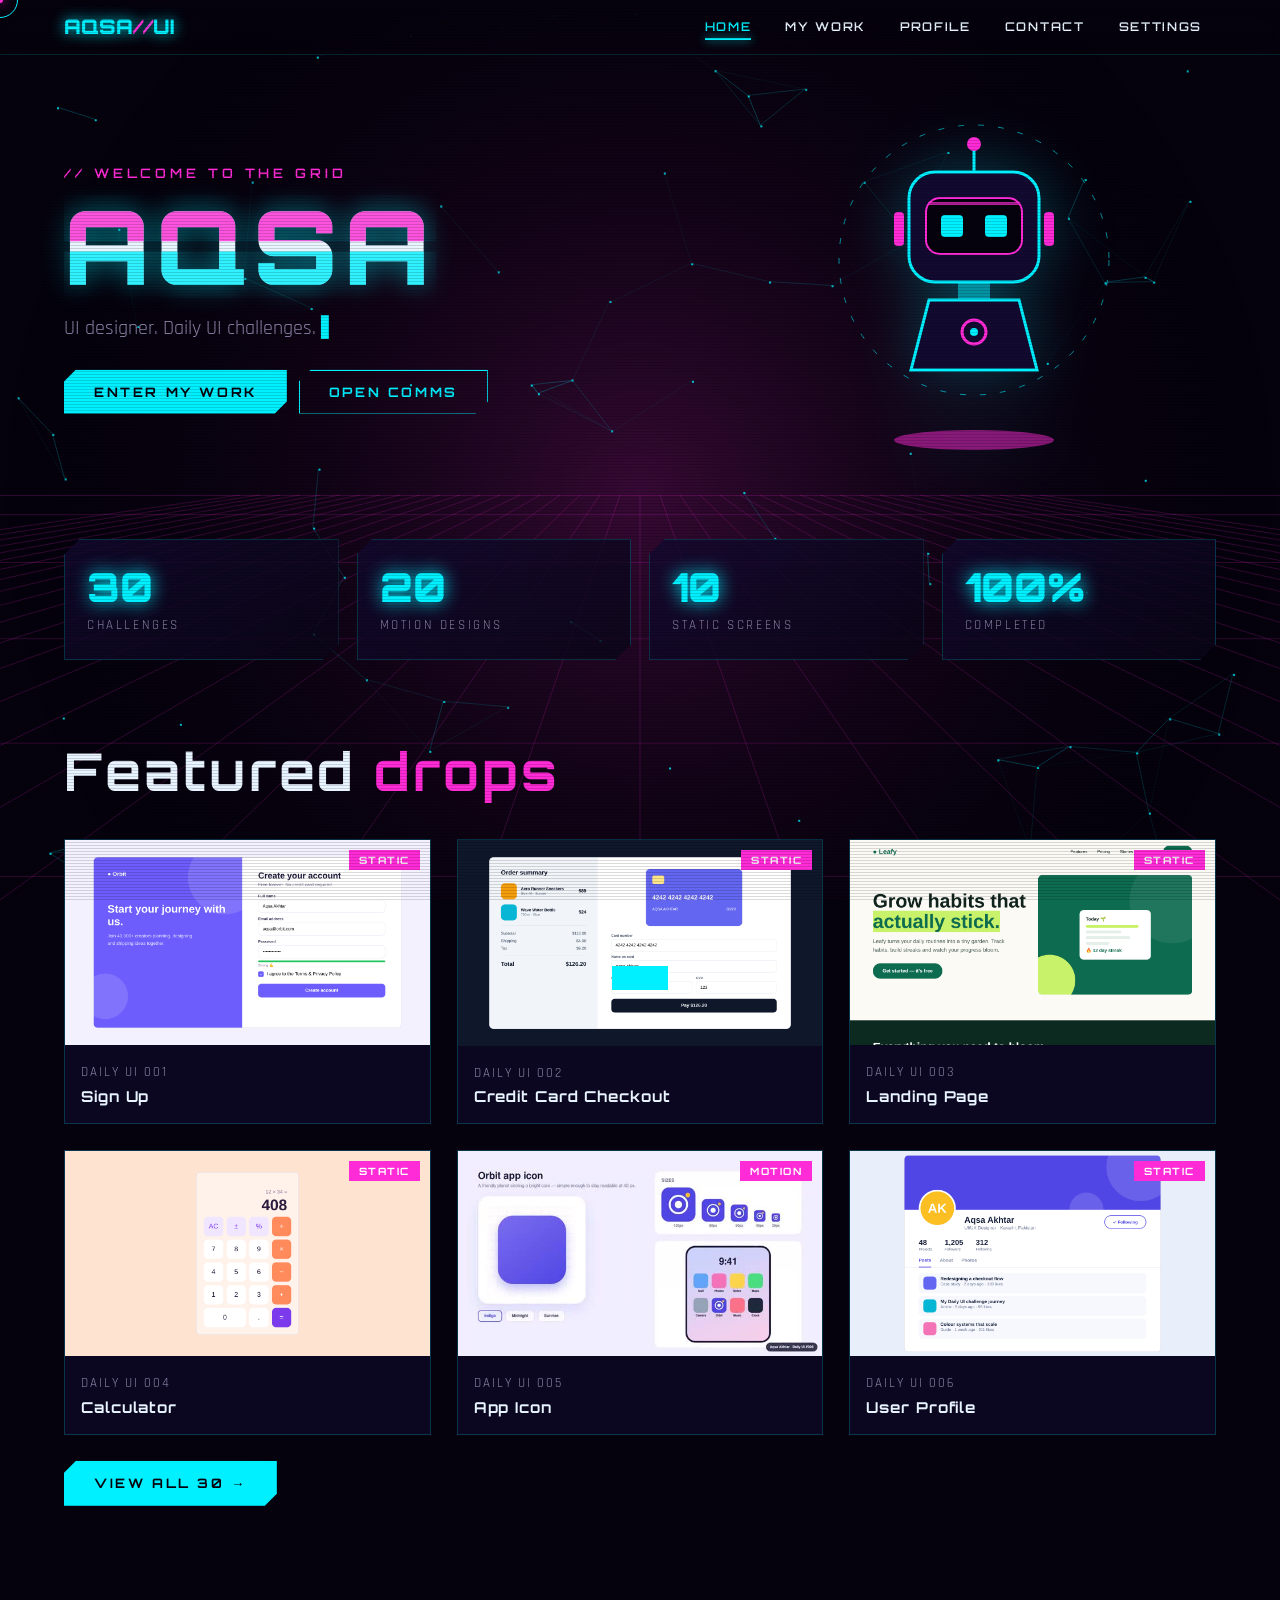
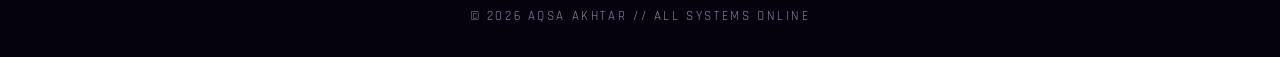
<file: aqsa-cyberpunk-portfolio/index.html>
<!doctype html><html lang=en><head><meta charset=utf-8><meta name=viewport content="width=device-width,initial-scale=1"><title>Home // Aqsa</title><meta name=description content="UI design portfolio: 30 Daily UI challenges"><link rel=preconnect href=https://fonts.googleapis.com><link rel=preconnect href=https://fonts.gstatic.com crossorigin><link href="https://fonts.googleapis.com/css2?family=Orbitron:wght@500;700;900&family=Rajdhani:wght@400;600&display=swap" rel=stylesheet><link rel=stylesheet href=style.css></head><body data-p=index><main>
<div class=hero><div><p class=eyebrow>// Welcome to the grid</p>
<h1><span class=glitch data-t="AQSA">AQSA</span></h1>
<p class="sub" data-type="UI designer. Daily UI challenges. Zero compromises."></p>
<a class=btn href=work.html>Enter my work</a><a class="btn g" href=contact.html>Open comms</a></div><div class="bot"><svg viewBox="0 0 300 350" role=img aria-label="Animated cyber robot"><ellipse class=sh cx=150 cy=330 rx=80 ry=10 fill=var(--b) opacity=.5 /><circle class=rg cx=150 cy=150 r=135 fill=none stroke=var(--a) stroke-width=1 stroke-dasharray="6 14" opacity=.6 /><g class=fl><line x1=150 y1=40 x2=150 y2=62 stroke=var(--a) stroke-width=3 /><circle class=an cx=150 cy=34 r=7 fill=var(--b) /><rect x=85 y=62 width=130 height=110 rx=26 fill=#120a30 stroke=var(--a) stroke-width=3 /><rect x=102 y=88 width=96 height=56 rx=14 fill=#05020d stroke=var(--b) stroke-width=2 /><g class=ey fill=var(--a)><rect x=117 y=105 width=22 height=22 rx=4 /><rect x=161 y=105 width=22 height=22 rx=4 /></g><rect class=sc x=104 y=92 width=92 height=3 fill=var(--b) opacity=.7 /><rect x=70 y=102 width=10 height=34 rx=4 fill=var(--b) /><rect x=220 y=102 width=10 height=34 rx=4 fill=var(--b) /><path d="M105 190 h90 l18 70 h-126 z" fill=#120a30 stroke=var(--a) stroke-width=3 /><circle cx=150 cy=222 r=12 fill=none stroke=var(--b) stroke-width=3 /><circle class=an cx=150 cy=222 r=4 fill=var(--a) /><rect x=134 y=172 width=32 height=18 fill=var(--a) opacity=.5 /></g></svg></div></div>
<div class="stats reveal"><div class=box><b data-c=30>0</b><span>Challenges</span></div><div class=box><b data-c=20>0</b><span>Motion designs</span></div><div class=box><b data-c=10>0</b><span>Static screens</span></div><div class=box><b data-c=100 data-s="%">0</b><span>Completed</span></div></div>
<h2 class=reveal>Featured <span style=color:var(--b)>drops</span></h2>
<div class=grid id=grid data-n=6 style=margin-top:26px></div>
<a class=btn href=work.html>View all 30 →</a></main><script src=app.js></script></body></html>
</file>
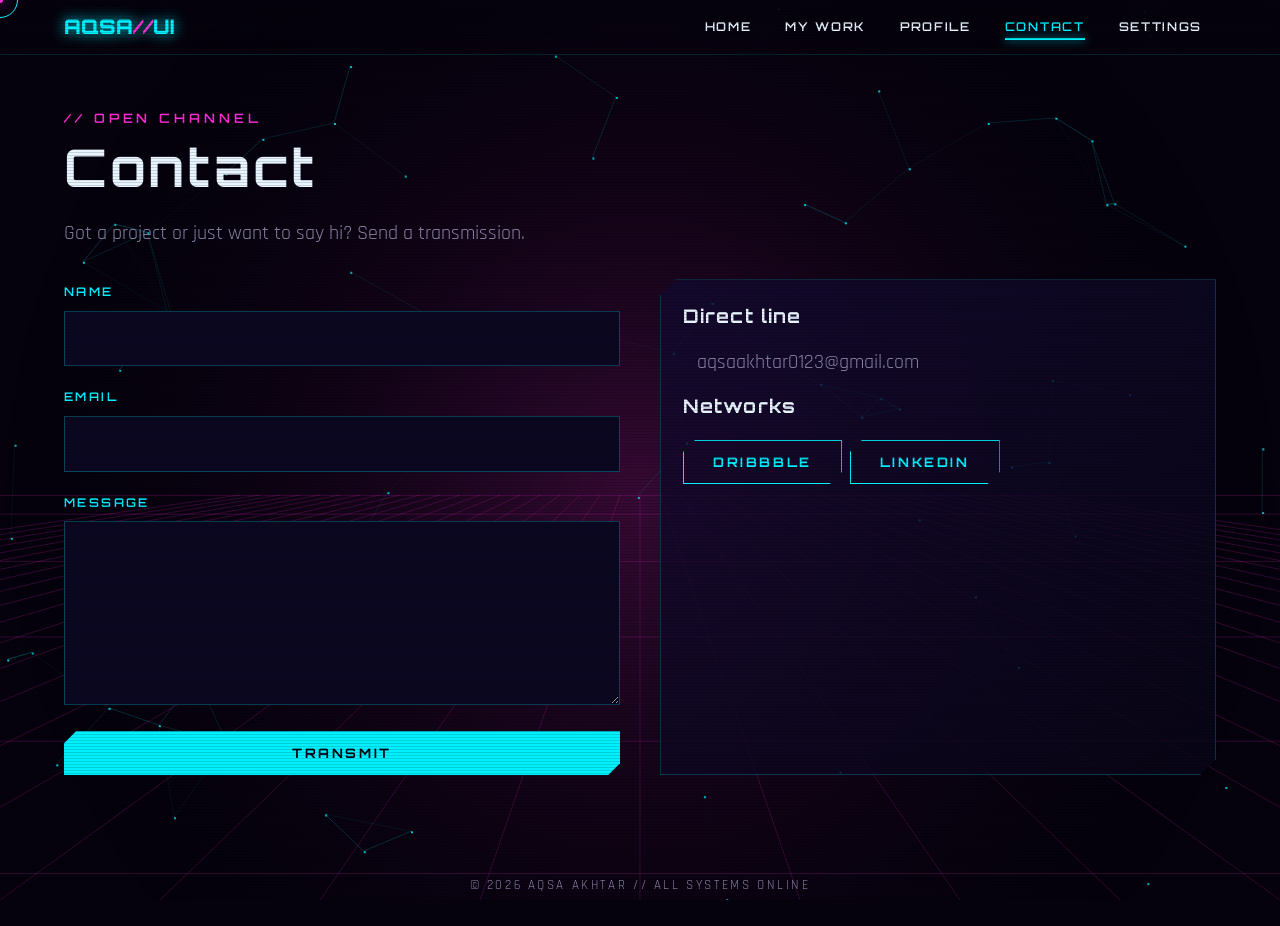
<file: aqsa-cyberpunk-portfolio/contact.html>
<!doctype html><html lang=en><head><meta charset=utf-8><meta name=viewport content="width=device-width,initial-scale=1"><title>Contact // Aqsa</title><meta name=description content="UI design portfolio: 30 Daily UI challenges"><link rel=preconnect href=https://fonts.googleapis.com><link rel=preconnect href=https://fonts.gstatic.com crossorigin><link href="https://fonts.googleapis.com/css2?family=Orbitron:wght@500;700;900&family=Rajdhani:wght@400;600&display=swap" rel=stylesheet><link rel=stylesheet href=style.css></head><body data-p=contact><main>
<p class=eyebrow>// Open channel</p><h2>Contact</h2><p class=sub>Got a project or just want to say hi? Send a transmission.</p>
<div class=two><form id=cf class=reveal><div><label>NAME</label><input name=n required></div><div><label>EMAIL</label><input name=e type=email required></div><div><label>MESSAGE</label><textarea name=m rows=6 required></textarea></div><button class=btn style=margin:0>Transmit</button></form>
<div class="box reveal"><h3>Direct line</h3><p class=sub style=margin:14px 0 24px data-me=email></p><h3>Networks</h3><p style=margin-top:12px><span id=links></span></p></div></div></main><script src=app.js></script></body></html>
</file>
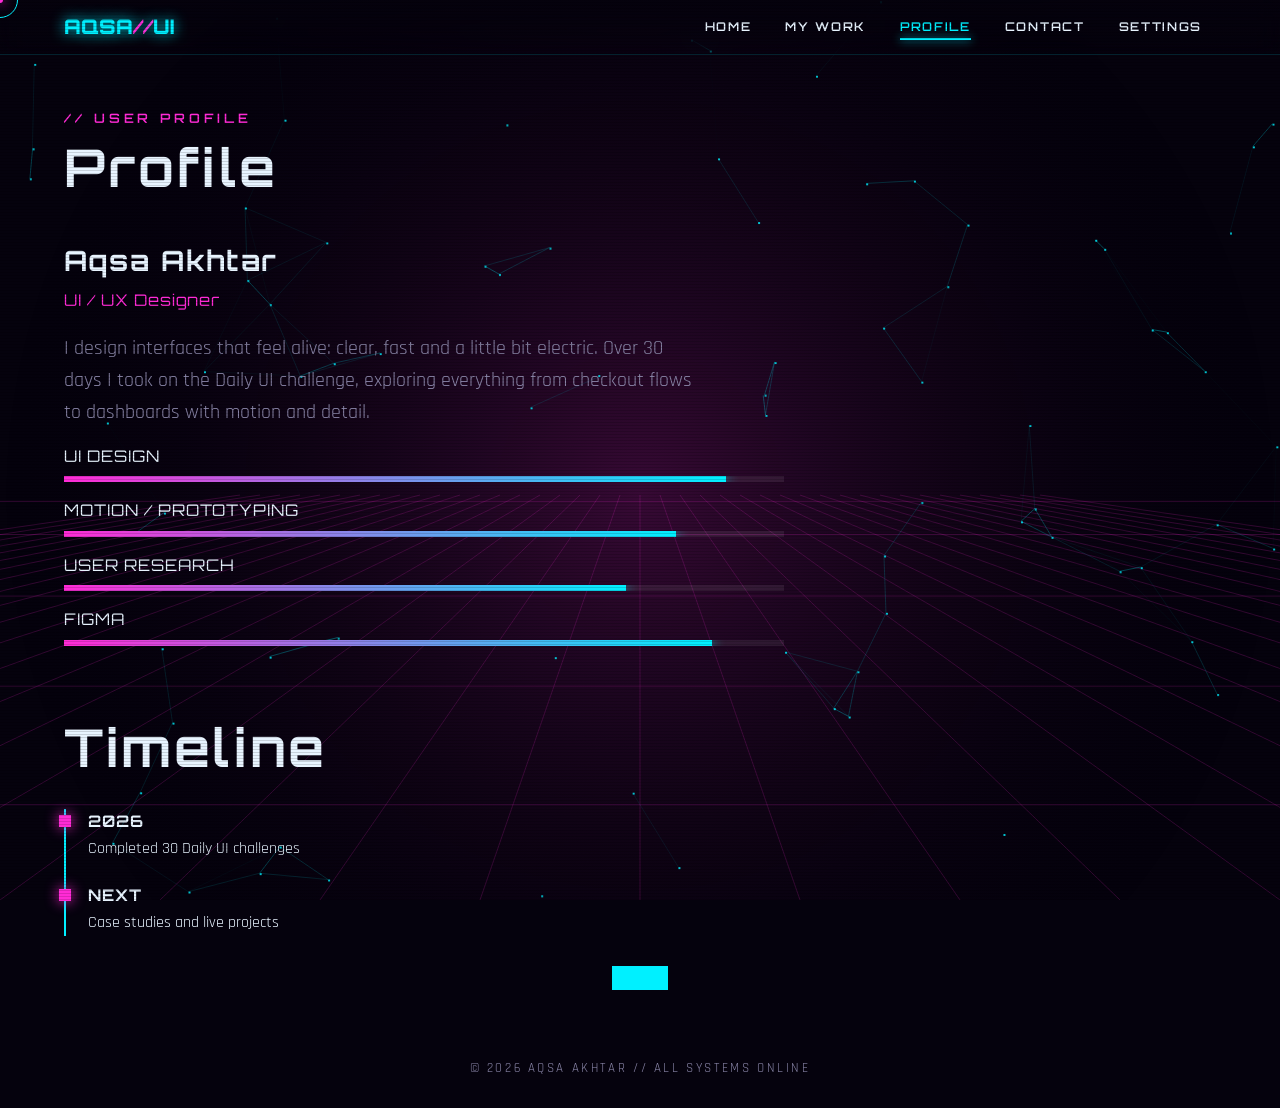
<file: aqsa-cyberpunk-portfolio/profile.html>
<!doctype html><html lang=en><head><meta charset=utf-8><meta name=viewport content="width=device-width,initial-scale=1"><title>Profile // Aqsa</title><meta name=description content="UI design portfolio: 30 Daily UI challenges"><link rel=preconnect href=https://fonts.googleapis.com><link rel=preconnect href=https://fonts.gstatic.com crossorigin><link href="https://fonts.googleapis.com/css2?family=Orbitron:wght@500;700;900&family=Rajdhani:wght@400;600&display=swap" rel=stylesheet><link rel=stylesheet href=style.css></head><body data-p=profile><main>
<p class=eyebrow>// User profile</p><h2>Profile</h2>
<div style="max-width:720px;margin-top:30px"><div class=reveal><h3 data-me=name style="font-size:28px"></h3><p class=mono style="color:var(--b);margin:4px 0 18px" data-me=role></p><p class=sub>I design interfaces that feel alive: clear, fast and a little bit electric. Over 30 days I took on the Daily UI challenge, exploring everything from checkout flows to dashboards with motion and detail.</p>
<div class=bar><span class=mono>UI DESIGN</span><div><i data-w=92></i></div></div><div class=bar><span class=mono>MOTION / PROTOTYPING</span><div><i data-w=85></i></div></div><div class=bar><span class=mono>USER RESEARCH</span><div><i data-w=78></i></div></div><div class=bar><span class=mono>FIGMA</span><div><i data-w=90></i></div></div></div></div>
<h2 class=reveal style=margin-top:60px>Timeline</h2>
<div class="tl reveal"><div><b class=mono>2026</b><br>Completed 30 Daily UI challenges</div><div><b class=mono>NEXT</b><br>Case studies and live projects</div></div></main><script src=app.js></script></body></html>
</file>
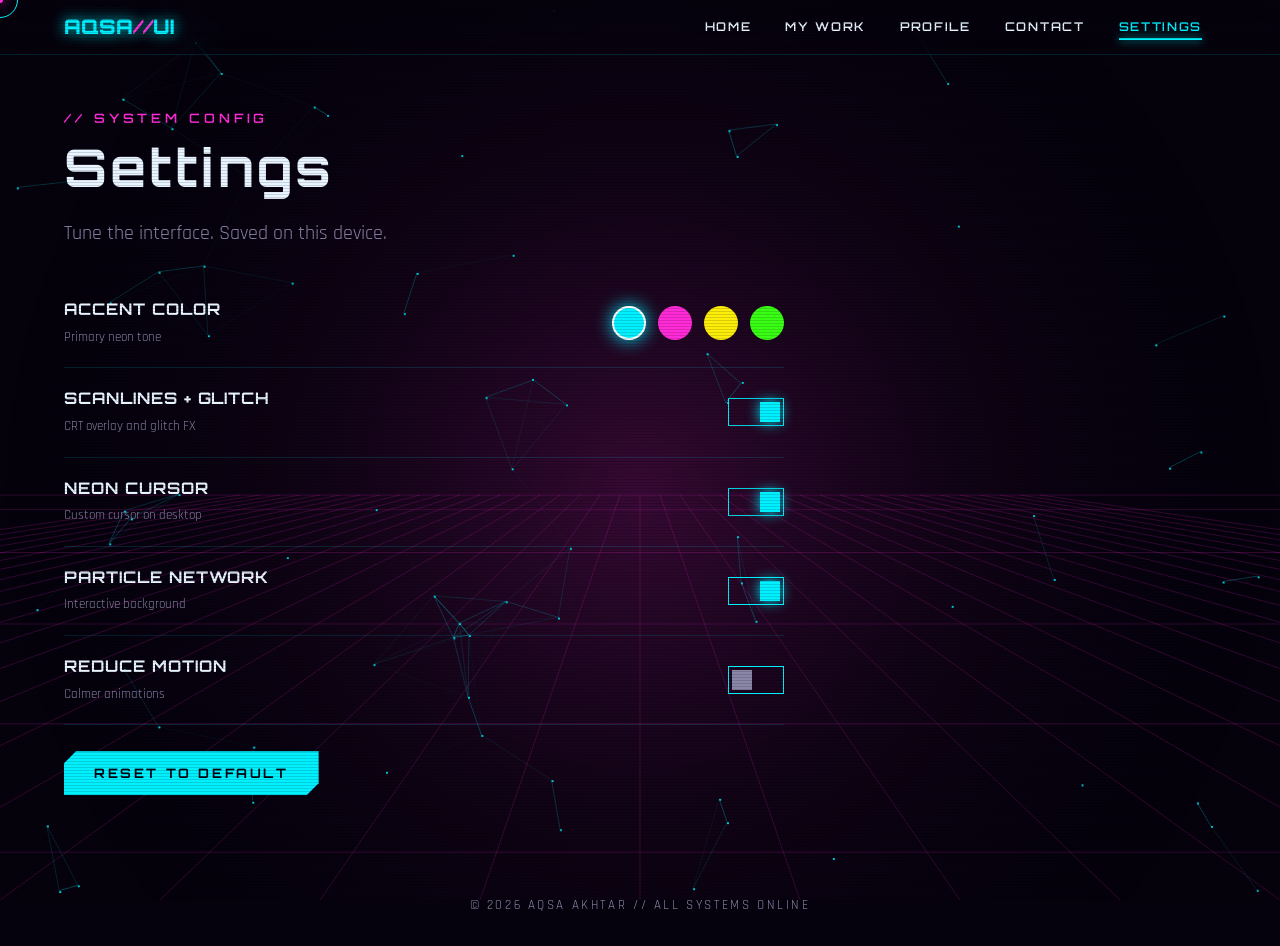
<file: aqsa-cyberpunk-portfolio/settings.html>
<!doctype html><html lang=en><head><meta charset=utf-8><meta name=viewport content="width=device-width,initial-scale=1"><title>Settings // Aqsa</title><meta name=description content="UI design portfolio: 30 Daily UI challenges"><link rel=preconnect href=https://fonts.googleapis.com><link rel=preconnect href=https://fonts.gstatic.com crossorigin><link href="https://fonts.googleapis.com/css2?family=Orbitron:wght@500;700;900&family=Rajdhani:wght@400;600&display=swap" rel=stylesheet><link rel=stylesheet href=style.css></head><body data-p=settings><main>
<p class=eyebrow>// System config</p><h2>Settings</h2><p class=sub>Tune the interface. Saved on this device.</p>
<div style=margin-top:30px;max-width:720px>
<div class=row><div><b class=mono>ACCENT COLOR</b><br><small style=color:var(--m)>Primary neon tone</small></div><div class=dots><button data-c=#00f0ff></button><button data-c=#ff2bd6></button><button data-c=#fcee0a></button><button data-c=#39ff14></button></div></div>
<div class=row><div><b class=mono>SCANLINES + GLITCH</b><br><small style=color:var(--m)>CRT overlay and glitch FX</small></div><button class=sw data-k=fx aria-label="Toggle effects"></button></div>
<div class=row><div><b class=mono>NEON CURSOR</b><br><small style=color:var(--m)>Custom cursor on desktop</small></div><button class=sw data-k=cursor aria-label="Toggle cursor"></button></div>
<div class=row><div><b class=mono>PARTICLE NETWORK</b><br><small style=color:var(--m)>Interactive background</small></div><button class=sw data-k=particles aria-label="Toggle particles"></button></div>
<div class=row><div><b class=mono>REDUCE MOTION</b><br><small style=color:var(--m)>Calmer animations</small></div><button class=sw data-k=reduce aria-label="Reduce motion"></button></div>
<button class=btn id=reset>Reset to default</button></div></main><script src=app.js></script></body></html>
</file>
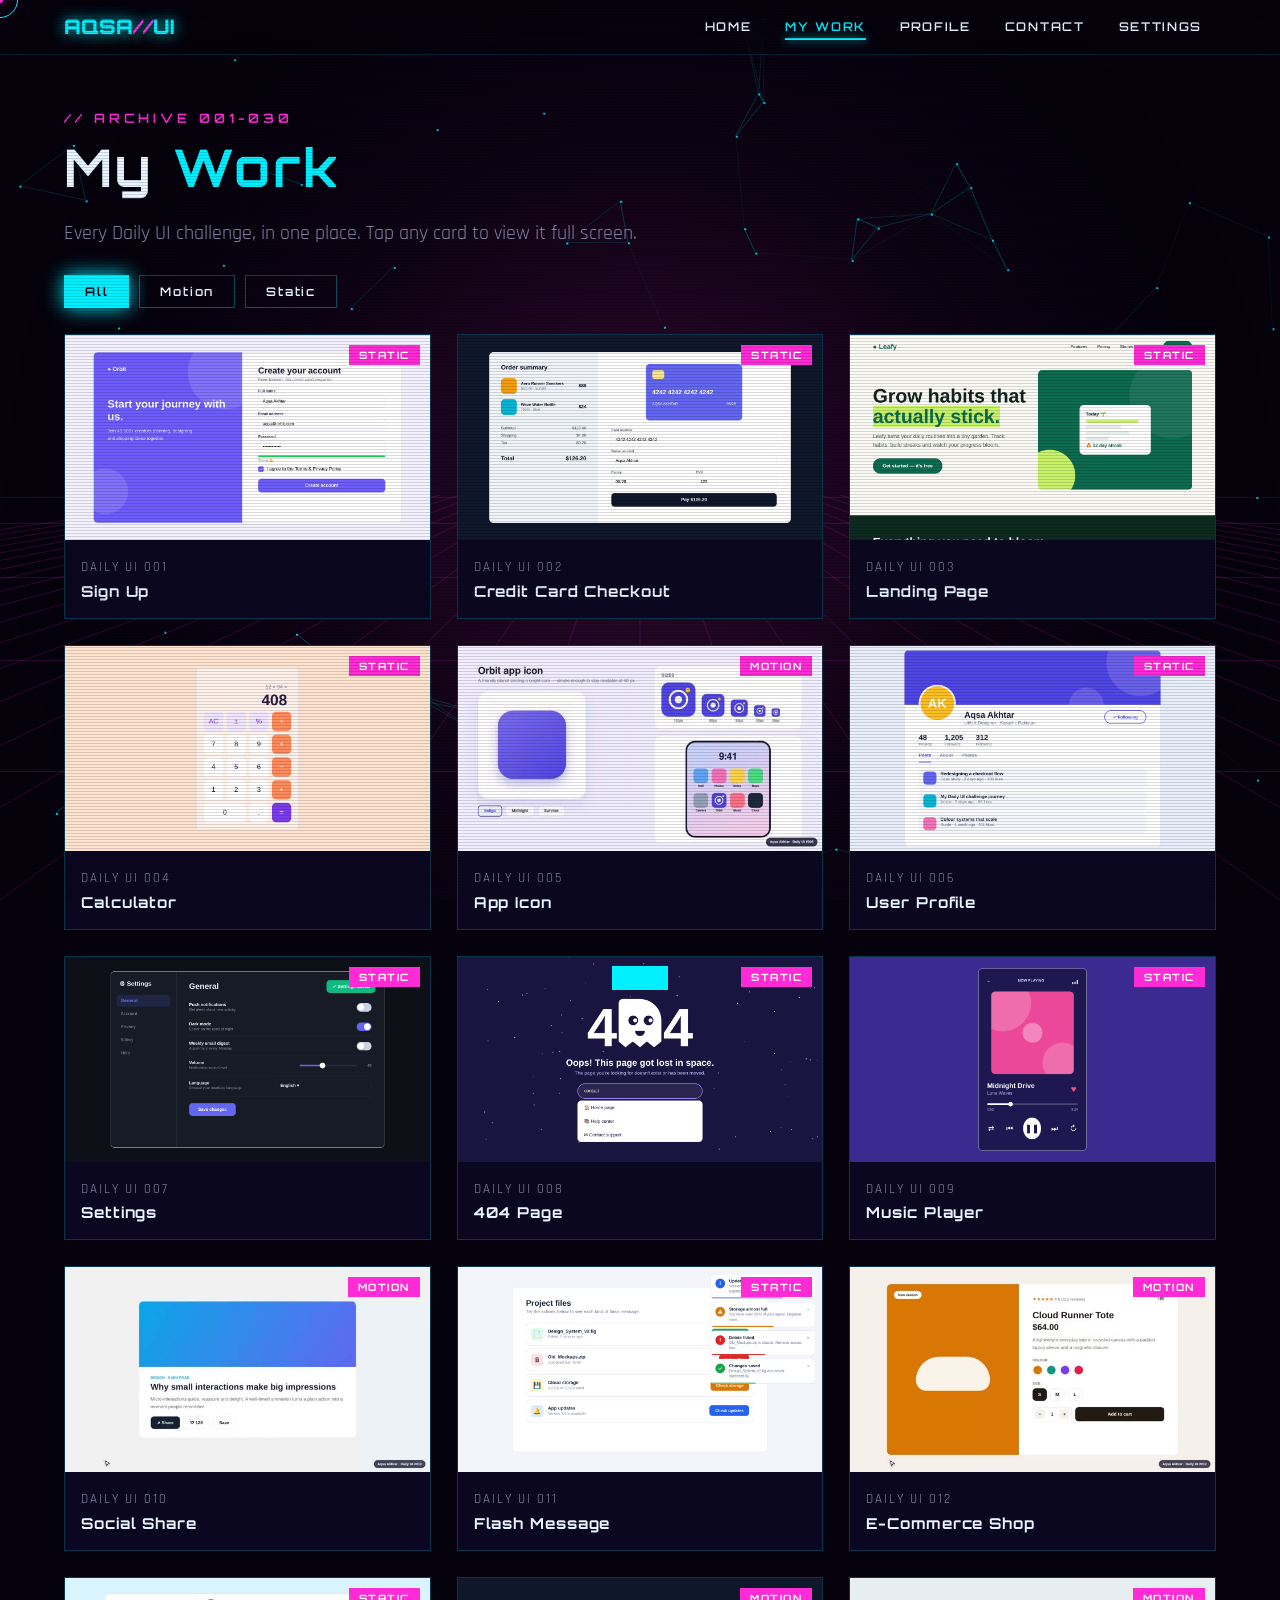
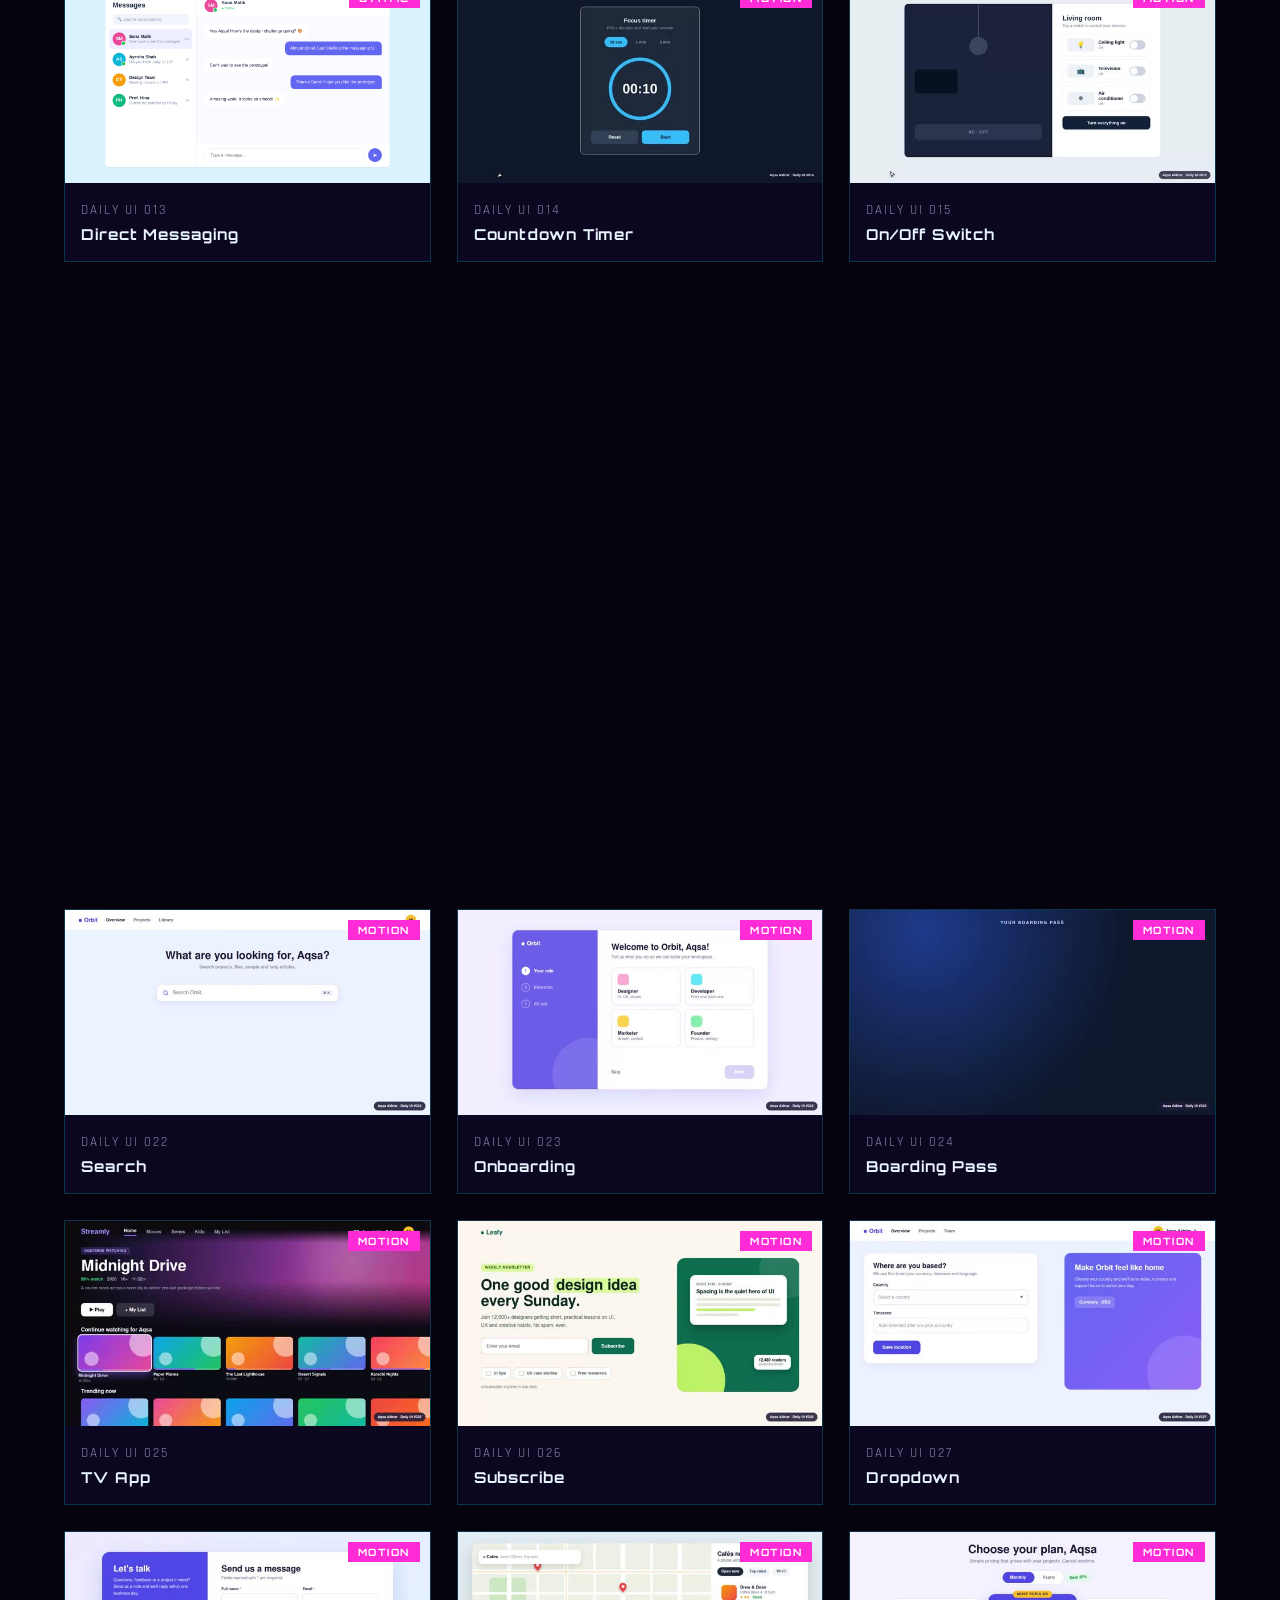
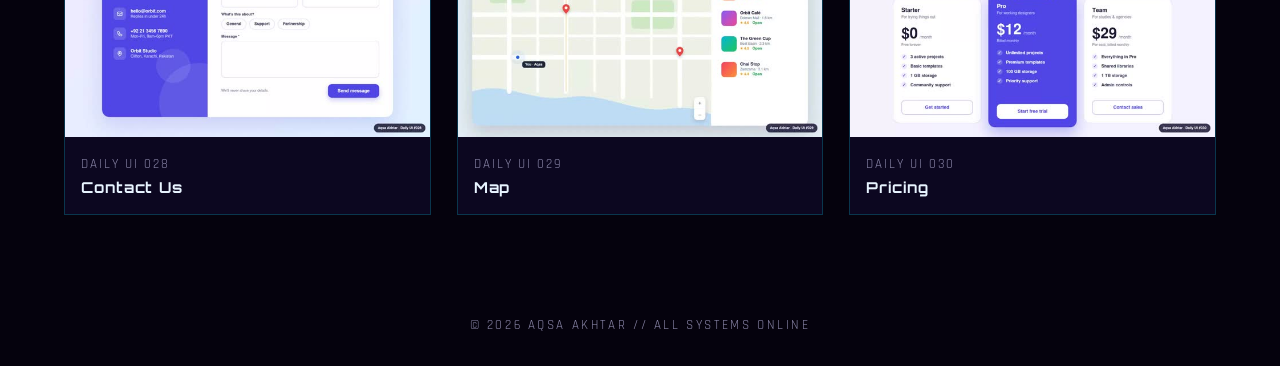
<file: aqsa-cyberpunk-portfolio/work.html>
<!doctype html><html lang=en><head><meta charset=utf-8><meta name=viewport content="width=device-width,initial-scale=1"><title>My Work // Aqsa</title><meta name=description content="UI design portfolio: 30 Daily UI challenges"><link rel=preconnect href=https://fonts.googleapis.com><link rel=preconnect href=https://fonts.gstatic.com crossorigin><link href="https://fonts.googleapis.com/css2?family=Orbitron:wght@500;700;900&family=Rajdhani:wght@400;600&display=swap" rel=stylesheet><link rel=stylesheet href=style.css></head><body data-p=work><main>
<p class=eyebrow>// Archive 001-030</p><h2>My <span style=color:var(--a)>Work</span></h2>
<p class=sub>Every Daily UI challenge, in one place. Tap any card to view it full screen.</p>
<div class=filters><button class=on data-f=all>All</button><button data-f=motion>Motion</button><button data-f=static>Static</button></div>
<div class=grid id=grid></div></main><script src=app.js></script></body></html>
</file>
